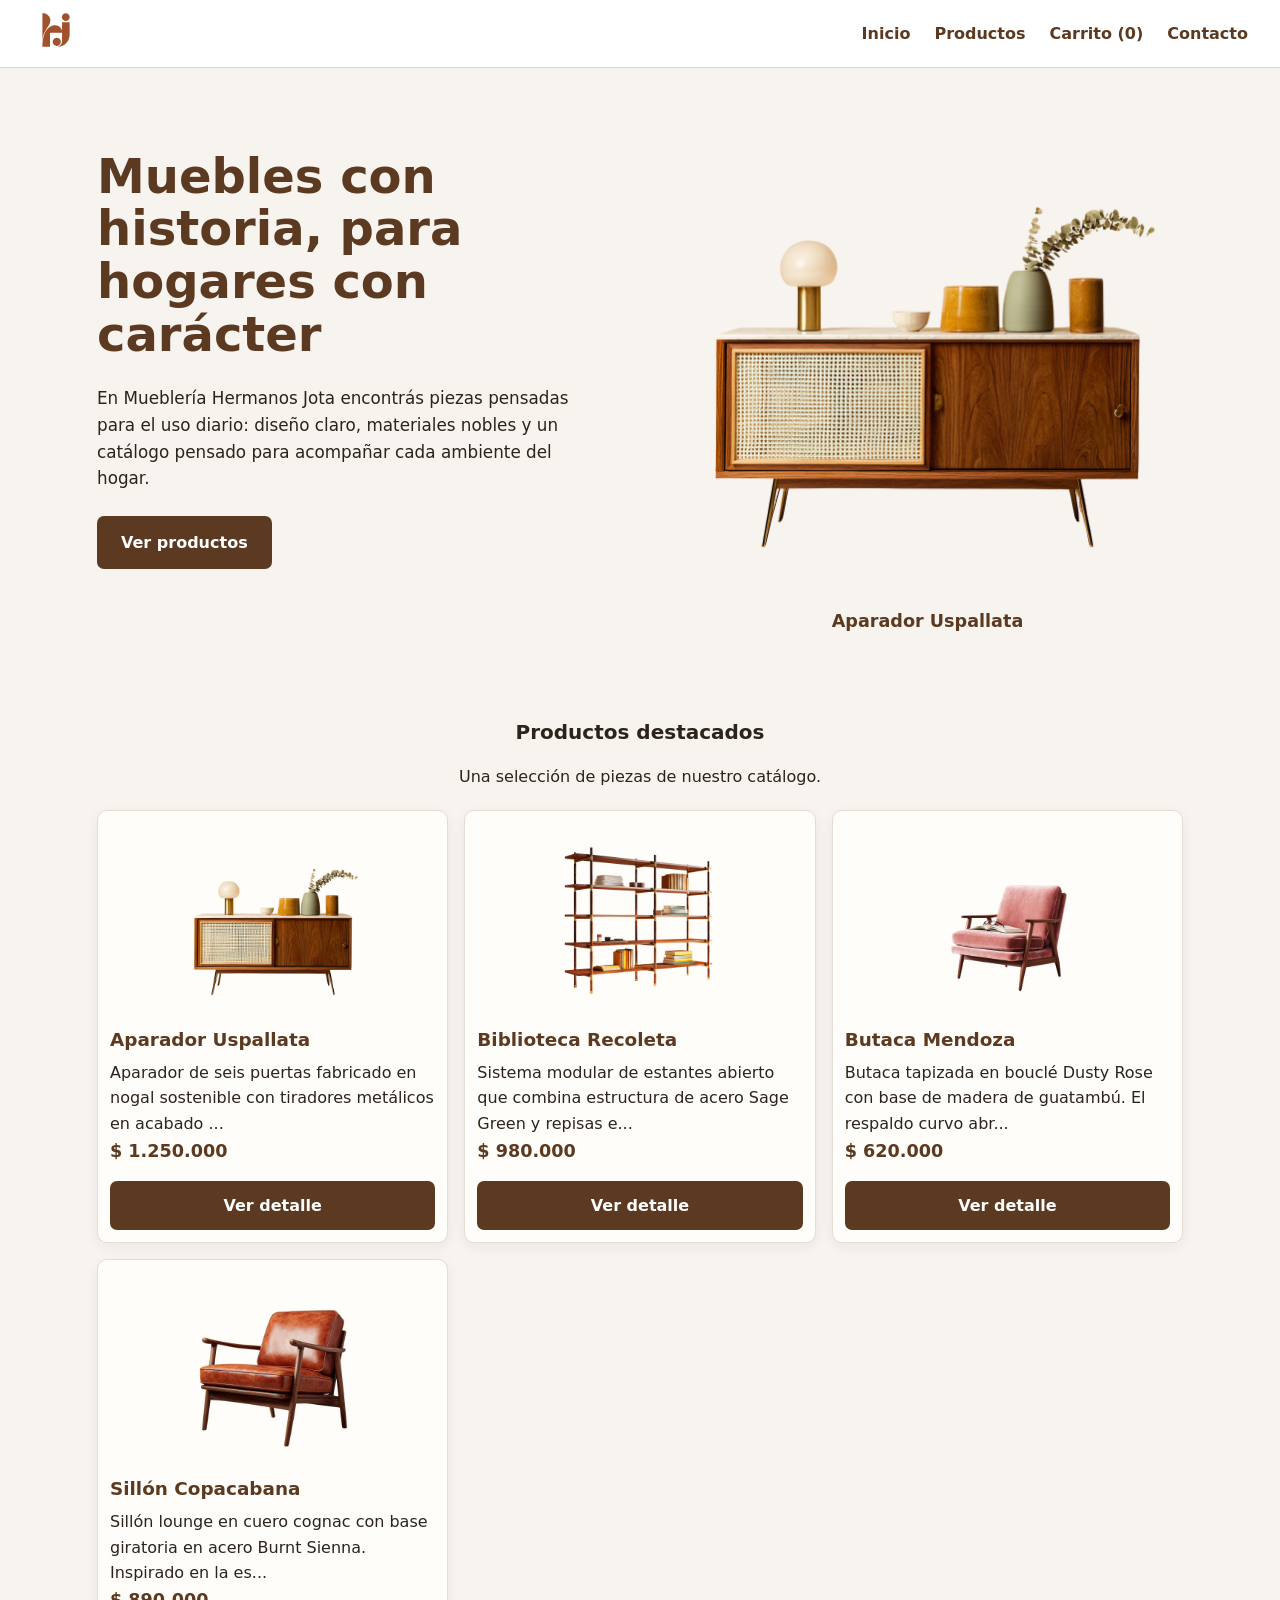
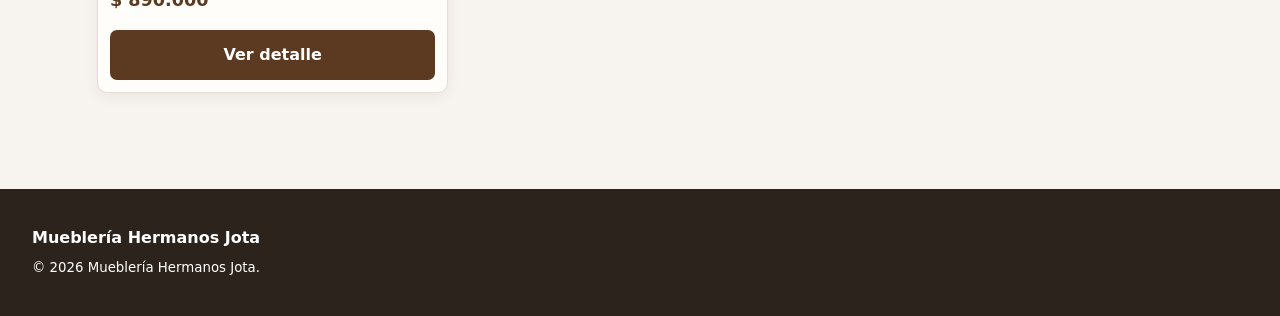
<file: index.html>
<!DOCTYPE html>
<html lang="es">
  <head>
    <link rel="stylesheet" href="style.css">
    <meta charset="UTF-8">
    <meta name="viewport" content="width=device-width, initial-scale=1.0">
    <meta name="description" content="Mueblería Hermanos Jota: muebles de diseño para el hogar.">
    <title>Mueblería Hermanos Jota</title>
  </head>
  <body>
    <header>
      <a href="#inicio">
        <img src="imagenes/logo.svg" alt="Mueblería Hermanos Jota" width="180" height="180">
      </a>

      <nav aria-label="Navegación principal">
        <ul>
          <li><a href="#inicio">Inicio</a></li>
          <li><a href="productos.html">Productos</a></li>
          <li>
            <a href="#">Carrito (<span id="contador-carrito">0</span>)</a>
          </li>
          <li><a href="contacto.html">Contacto</a></li>
        </ul>
      </nav>
    </header>

    <main>
      <section id="inicio" aria-labelledby="titulo-hero">
        <div class="hero-contenido">
          <h1 id="titulo-hero">Muebles con historia, para hogares con carácter</h1>
      
          <p>
            En Mueblería Hermanos Jota encontrás piezas pensadas para el uso diario:
            diseño claro, materiales nobles y un catálogo pensado para acompañar
            cada ambiente del hogar.
          </p>
      
          <a href="productos.html">Ver productos</a>
        </div>
      
        <div class="hero-carrusel" aria-label="Productos destacados">
          <figure>
            <img
              id="imagen-hero"
              src="imagenes/Aparador Uspallata.png"
              alt="Aparador Uspallata"
              width="600"
              height="600"
            >
            <figcaption id="nombre-hero">Aparador Uspallata</figcaption>
          </figure>
        </div>
      </section>

      <section id="productos" aria-labelledby="titulo-productos">
        <h2 id="titulo-productos">Productos destacados</h2>
        <p>Una selección de piezas de nuestro catálogo.</p>

        <div id="contenedor-productos"></div>
      </section>
    </main>

    <footer>
      <p><strong>Mueblería Hermanos Jota</strong></p>
      <p>
        <small>&copy; 2026 Mueblería Hermanos Jota.</small>
      </p>
    </footer>
    <script src="app.js"></script>
  </body>
</html>
</file>
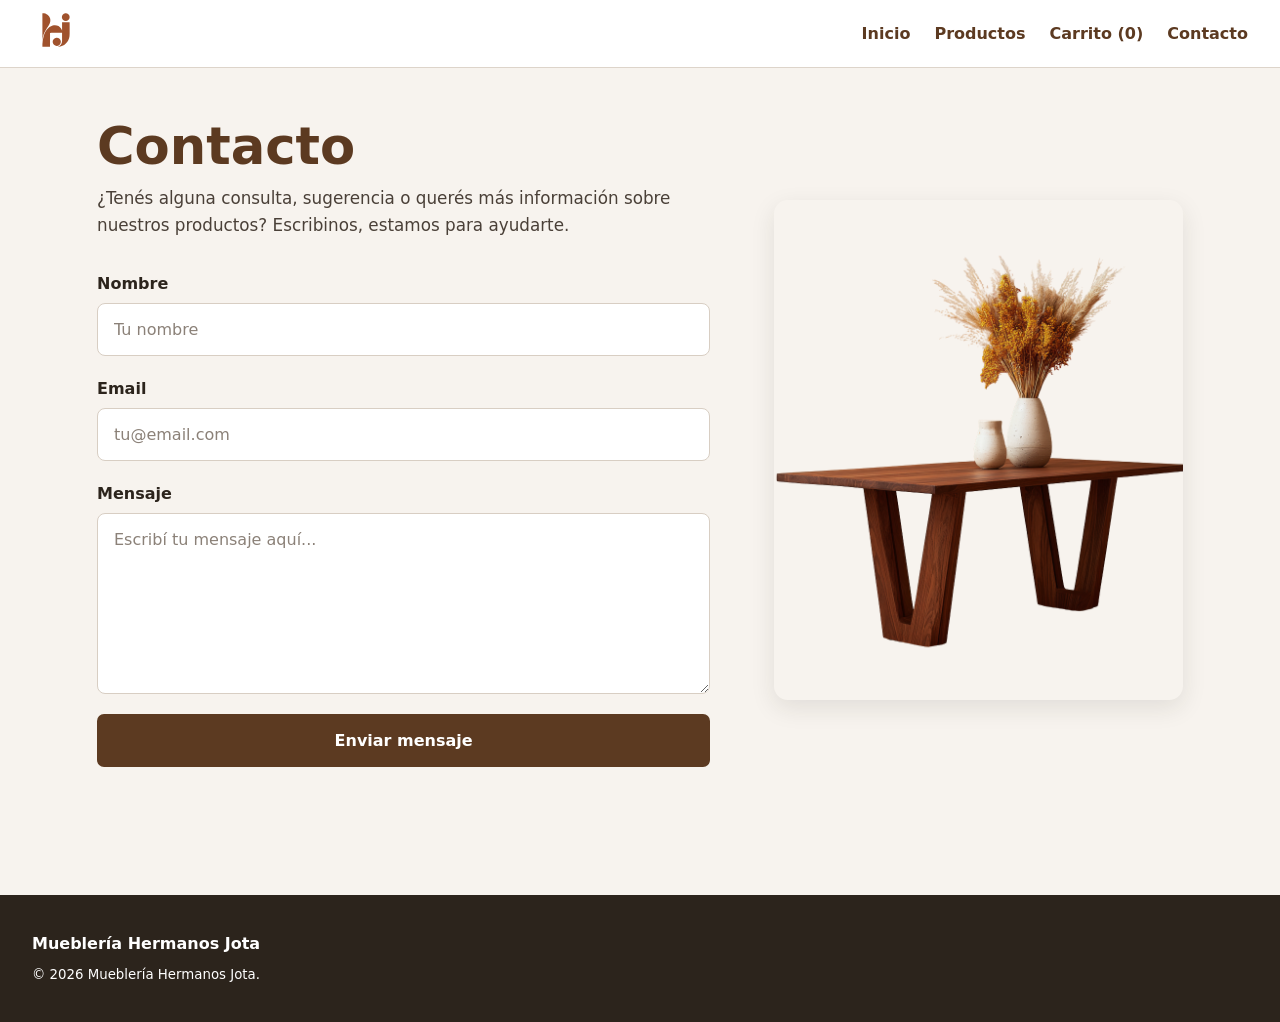
<file: contacto.html>
<!DOCTYPE html>
<html lang="es">
  <head>
    <meta charset="UTF-8">
    <meta name="viewport" content="width=device-width, initial-scale=1.0">
    <meta
      name="description"
      content="Contacto de Mueblería Hermanos Jota."
    >
    <title>Contacto | Mueblería Hermanos Jota</title>
    <link rel="stylesheet" href="style.css">
  </head>

  <body>
    <header>
      <a href="index.html">
        <img
          src="imagenes/logo.svg"
          alt="Mueblería Hermanos Jota"
          width="180"
          height="180"
        >
      </a>

      <nav aria-label="Navegación principal">
        <ul>
          <li><a href="index.html">Inicio</a></li>
          <li><a href="productos.html">Productos</a></li>
          <li>
            <a href="#">Carrito (<span id="contador-carrito">0</span>)</a>
          </li>
          <li><a href="contacto.html">Contacto</a></li>
        </ul>
      </nav>
    </header>

    <main>
      <section class="seccion-contacto" aria-labelledby="titulo-contacto">
        <div class="contacto-contenido">
          <h1 id="titulo-contacto">Contacto</h1>

          <p class="contacto-introduccion">
            ¿Tenés alguna consulta, sugerencia o querés más información
            sobre nuestros productos? Escribinos, estamos para ayudarte.
          </p>

          <form id="formulario-contacto">
            <div class="campo-contacto">
              <label for="nombre">Nombre</label>
              <input
                type="text"
                id="nombre"
                name="nombre"
                placeholder="Tu nombre"
              >
            </div>

            <div class="campo-contacto">
              <label for="email">Email</label>
              <input
                type="email"
                id="email"
                name="email"
                placeholder="tu@email.com"
              >
            </div>

            <div class="campo-contacto">
              <label for="mensaje">Mensaje</label>
              <textarea
                id="mensaje"
                name="mensaje"
                rows="6"
                placeholder="Escribí tu mensaje aquí..."
              ></textarea>
            </div>

            <button type="submit">Enviar mensaje</button>
          </form>

          <div id="mensaje-exito" aria-live="polite"></div>
        </div>

        <div class="contacto-imagen">
          <img
            src="imagenes/Mesa Comedor Pampa.png"
            alt="Mesa Comedor Pampa de Mueblería Hermanos Jota"
          >
        </div>
      </section>
    </main>

    <footer>
      <p><strong>Mueblería Hermanos Jota</strong></p>
      <p>
        <small>&copy; 2026 Mueblería Hermanos Jota.</small>
      </p>
    </footer>

    <script src="app.js"></script>
  </body>
</html>
</file>
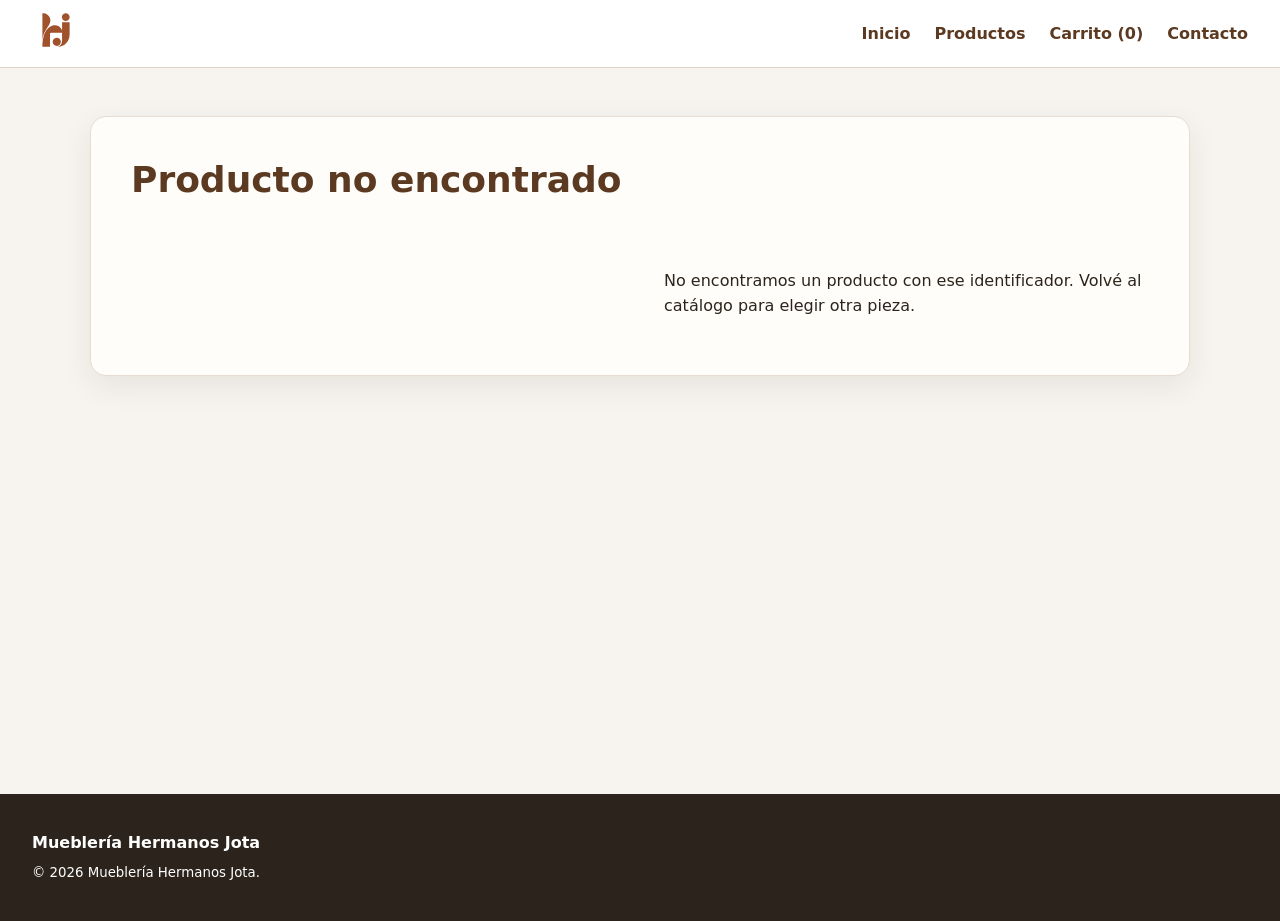
<file: producto.html>
<!DOCTYPE html>
<html lang="es">
  <head>
    <meta charset="UTF-8">
    <meta name="viewport" content="width=device-width, initial-scale=1.0">
    <meta name="description" content="Detalle de producto de Mueblería Hermanos Jota.">
    <title>Producto | Mueblería Hermanos Jota</title>
    <link rel="stylesheet" href="style.css">
  </head>

  <body>
    <header>
      <a href="index.html">
        <img
          src="imagenes/logo.svg"
          alt="Mueblería Hermanos Jota"
          width="180"
          height="180"
        >
      </a>

      <nav aria-label="Navegación principal">
        <ul>
          <li><a href="index.html">Inicio</a></li>
          <li><a href="productos.html">Productos</a></li>
          <li>
            <a href="#">Carrito (<span id="contador-carrito">0</span>)</a>
          </li>
          <li><a href="contacto.html">Contacto</a></li>
        </ul>
      </nav>
    </header>

    <main>
      <article id="detalle-producto">
        <h1 id="nombre-producto"></h1>

        <figure>
          <img id="imagen-producto" alt="" width="400" height="400">
        </figure>

        <p id="descripcion-producto"></p>

        <section aria-labelledby="titulo-fabricacion">
          <h2 id="titulo-fabricacion">Detalles de fabricación</h2>
          <dl id="detalles-producto"></dl>
        </section>

        <p>
          <span>Precio</span>
          <span id="precio-producto"></span>
        </p>

        <button type="button" id="boton-anadir-carrito">Añadir al Carrito</button>
      </article>
    </main>

    <footer>
      <p><strong>Mueblería Hermanos Jota</strong></p>
      <p>
        <small>&copy; 2026 Mueblería Hermanos Jota.</small>
      </p>
    </footer>
    <script src="app.js"></script>
  </body>
</html>
</file>
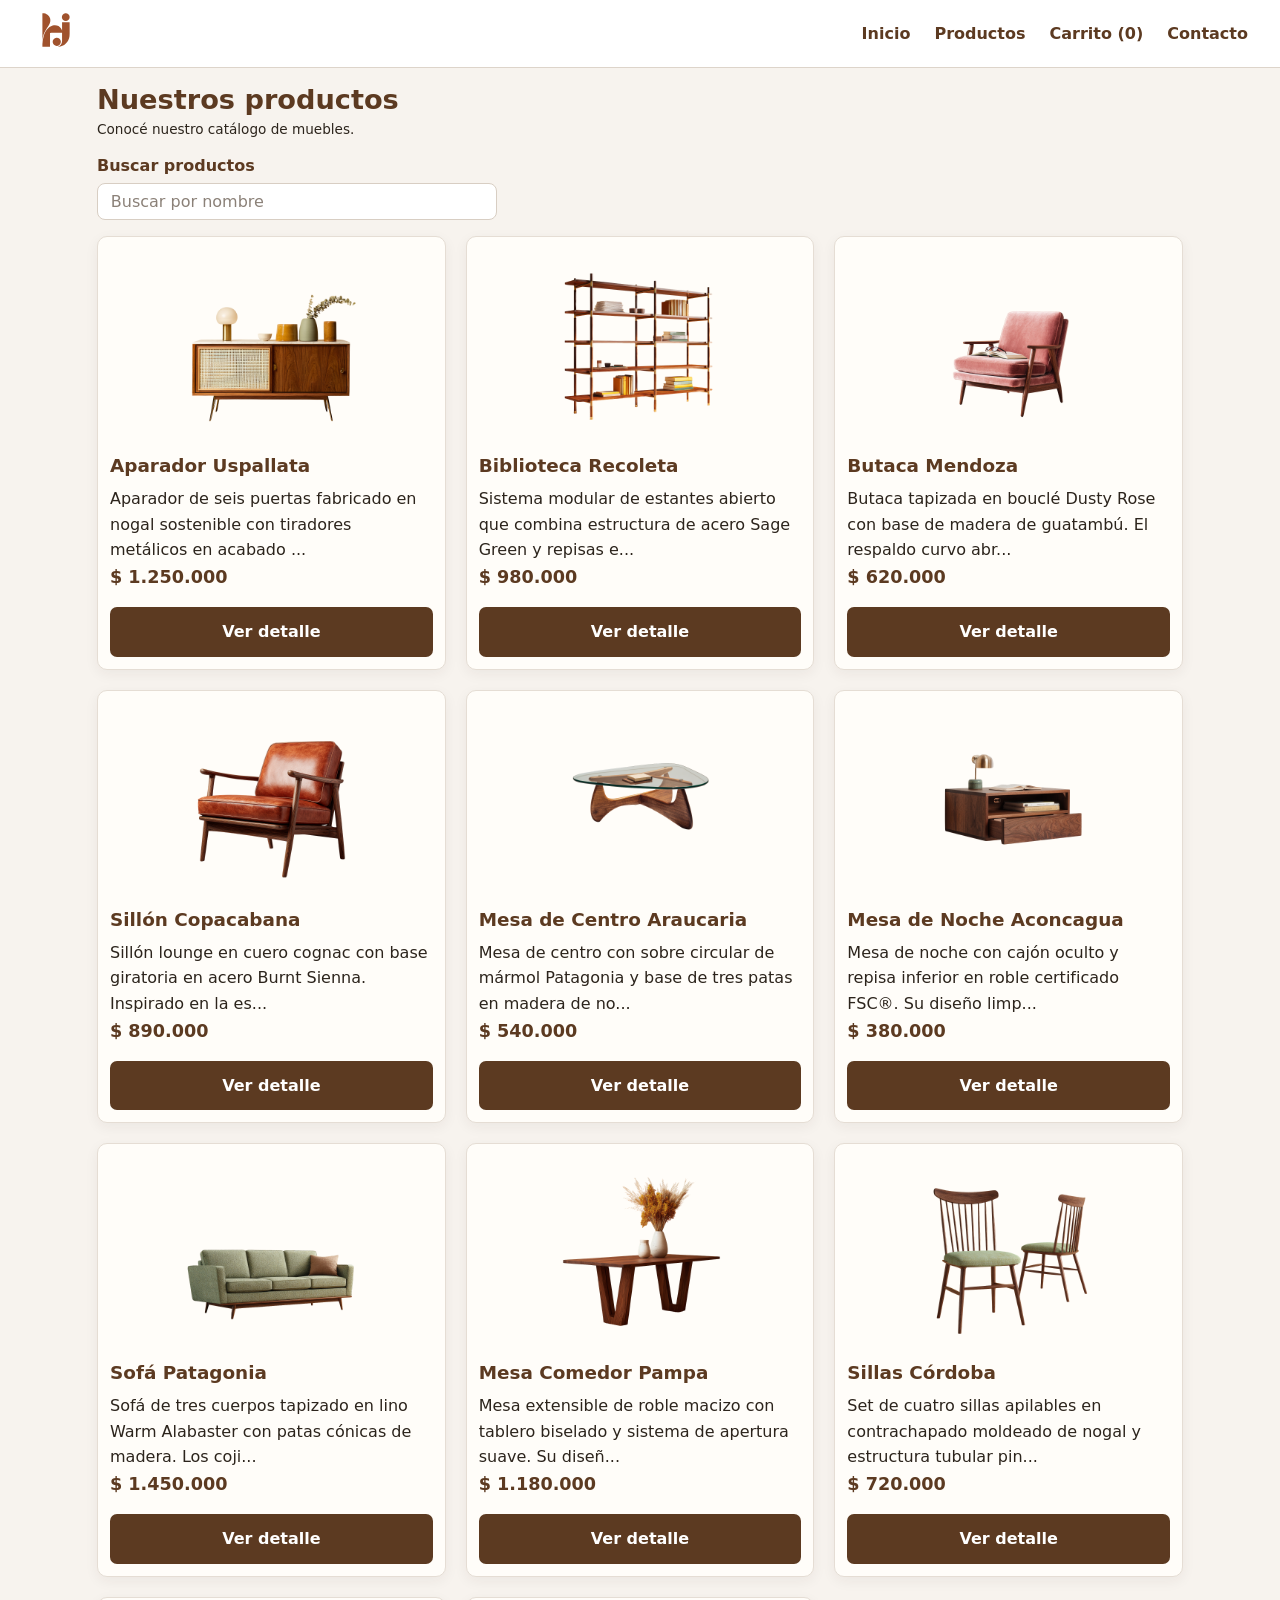
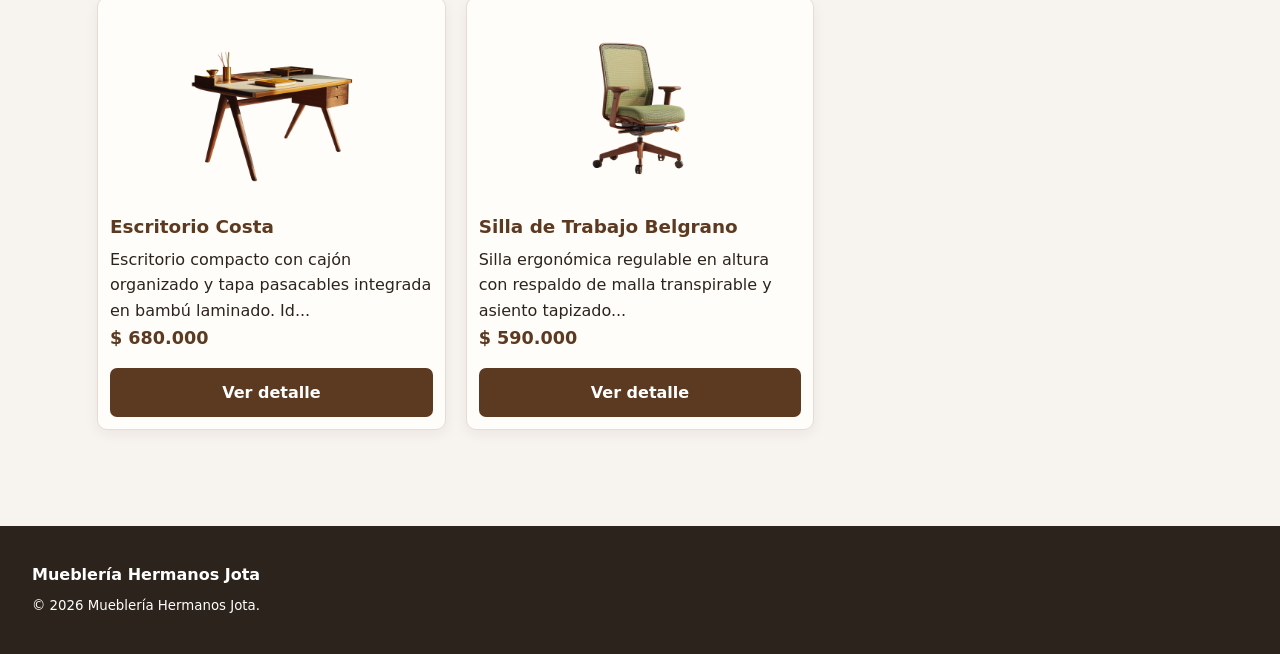
<file: productos.html>
<!DOCTYPE html>
<html lang="es">
  <head>
    <meta charset="UTF-8">
    <meta name="viewport" content="width=device-width, initial-scale=1.0">
    <meta name="description" content="Catálogo de muebles de Mueblería Hermanos Jota.">
    <title>Productos | Mueblería Hermanos Jota</title>
    <link rel="stylesheet" href="style.css">
  </head>

  <body>
    <header>
      <a href="index.html">
        <img
          src="imagenes/logo.svg"
          alt="Mueblería Hermanos Jota"
          width="180"
          height="180"
        >
      </a>

      <nav aria-label="Navegación principal">
        <ul>
          <li><a href="index.html">Inicio</a></li>
          <li><a href="productos.html">Productos</a></li>
          <li>
            <a href="#">Carrito (<span id="contador-carrito">0</span>)</a>
          </li>
          <li><a href="contacto.html">Contacto</a></li>
        </ul>
      </nav>
    </header>

    <main>
      <section aria-labelledby="titulo-productos">
        <h1 id="titulo-productos">Nuestros productos</h1>
        <p>Conocé nuestro catálogo de muebles.</p>

        <form id="formulario-busqueda">
          <label for="busqueda-productos">Buscar productos</label>
          <input
            type="search"
            id="busqueda-productos"
            name="busqueda"
            placeholder="Buscar por nombre"
          >
        </form>

        <div id="catalogo-productos"></div>
      </section>
    </main>

    <footer>
      <p><strong>Mueblería Hermanos Jota</strong></p>
      <p>
        <small>&copy; 2026 Mueblería Hermanos Jota.</small>
      </p>
    </footer>

    <script src="app.js"></script>
  </body>
</html>
</file>
<file: style.css>
body {
  margin: 0;
  font-family: system-ui, "Segoe UI", Roboto, "Helvetica Neue", Arial, sans-serif;
  font-size: 1rem;
  line-height: 1.6;
  color: #2c241c;
  background-color: #f7f3ee;
}

img {
  max-width: 100%;
  height: auto;
}

h1 {
  color: #5c3a21;
  font-size: 1.5rem;
  line-height: 1.25;
}

h2 {
  font-size: 1.25rem;
}

h3 {
  font-size: 1.1rem;
}

/* Header y navegación */

header {
  display: flex;
  align-items: center;
  justify-content: space-between;
  padding: 0.35rem 2rem;
  background-color: #ffffff;
  border-bottom: 1px solid #ddd4ca;
}

header img {
  width: 48px;
  height: 48px;
}

nav ul {
  display: flex;
  flex-wrap: wrap;
  gap: 1.5rem;
  margin: 0;
  padding: 0;
  list-style: none;
}

nav a {
  color: #5c3a21;
  text-decoration: none;
  font-weight: 600;
}

nav a:hover {
  text-decoration: underline;
}

/* Contenido general */

main {
  min-height: 70vh;
}

main > section {
  box-sizing: border-box;
  max-width: 1150px;
  margin: 0 auto;
  padding: 1rem 1.5rem 3rem;
}

/* Página de inicio */

#inicio {
  display: flex;
  flex-direction: column;
  align-items: center;
  gap: 2rem;
}

.hero-contenido {
  flex: 1;
  width: 100%;
}

#inicio h1 {
  margin: 0 0 1.5rem;
  max-width: 650px;
  font-size: 2.2rem;
  line-height: 1.1;
}

#inicio p {
  max-width: 600px;
  margin: 0 0 1.5rem;
  font-size: 1.05rem;
}

#inicio a {
  display: inline-block;
  padding: 0.85rem 1.5rem;
  border-radius: 7px;
  background-color: #5c3a21;
  color: #ffffff;
  text-decoration: none;
  font-weight: 600;
}

#inicio a:hover {
  opacity: 0.9;
}

/* Carrusel del hero */

.hero-carrusel {
  flex: 1;
  width: 100%;
  margin: 0;
  text-align: center;
}

.hero-carrusel figure {
  margin: 0;
}

.hero-carrusel img {
  display: block;
  width: 100%;
  max-width: 550px;
  height: auto;
  margin: 0 auto;
  transition: opacity 0.5s ease;
}

.hero-carrusel figcaption {
  margin-top: 0.75rem;
  color: #5c3a21;
  font-weight: 600;
  font-size: 1.1rem;
  transition: opacity 0.5s ease;
}

/* Catálogo de productos */

section:has(#catalogo-productos) {
  padding-top: 1rem;
}

section:has(#catalogo-productos) > h1 {
  margin: 0 0 0.15rem;
  font-size: 1.7rem;
  line-height: 1.2;
}

section:has(#catalogo-productos) > p {
  margin: 0 0 0.75rem;
  font-size: 0.85rem;
}

/* Buscador de productos */

#formulario-busqueda {
  display: flex;
  flex-direction: column;
  gap: 0.3rem;
  width: 100%;
  max-width: 400px;
  margin: 0;
}

#formulario-busqueda label {
  color: #5c3a21;
  font-weight: 600;
}

#busqueda-productos {
  box-sizing: border-box;
  width: 100%;
  padding: 0.3rem 0.8rem;
  border: 1px solid #d8cec3;
  border-radius: 8px;
  background-color: #ffffff;
  color: #2c241c;
  font: inherit;
  outline: none;
  transition: border-color 0.2s ease, box-shadow 0.2s ease;
}

#busqueda-productos::placeholder {
  color: #8b8178;
}

#busqueda-productos:focus {
  border-color: #5c3a21;
  box-shadow: 0 0 0 3px rgba(92, 58, 33, 0.12);
}

/* Tarjetas de productos */

#contenedor-productos,
#catalogo-productos {
  display: flex;
  flex-wrap: wrap;
  gap: 20px;
}

#catalogo-productos {
  margin-top: 1rem;
}

.tarjeta-mueble {
  box-sizing: border-box;
  background-color: #fffdf9;
  border: 1px solid #e5ddd4;
  border-radius: 10px;
  padding: 12px;
  margin: 0;
  width: 100%;
  max-width: 26rem;
  box-shadow: 0 4px 14px rgba(44, 36, 28, 0.06);
}

.tarjeta-mueble figure {
  margin: 0 0 0.75rem;
}

.tarjeta-mueble img {
  display: block;
  width: 100%;
  height: 190px;
  object-fit: contain;
  border-radius: 7px;
}

.tarjeta-mueble h3 {
  margin: 0 0 0.35rem;
  color: #5c3a21;
  font-size: 1.15rem;
}

.tarjeta-mueble p {
  margin: 0;
}

.precio-tarjeta {
  margin: 0.75rem 0 0;
  color: #5c3a21;
  font-size: 1.1rem;
  font-weight: 700;
}

.boton-detalle {
  display: block;
  width: 100%;
  box-sizing: border-box;
  padding: 0.75rem 1rem;
  margin-top: 1rem;
  border-radius: 7px;
  background-color: #5c3a21;
  color: #ffffff;
  text-align: center;
  text-decoration: none;
  font-weight: 600;
  transition: opacity 0.2s ease, transform 0.2s ease;
}

.boton-detalle:hover {
  opacity: 0.9;
  transform: translateY(-1px);
}

.boton-detalle:focus-visible {
  outline: 3px solid rgba(92, 58, 33, 0.3);
  outline-offset: 2px;
}

/* Productos destacados - solo Inicio */

#productos > h2,
#productos > p {
  text-align: center;
}

#contenedor-productos {
  margin-top: 1.25rem;
}

/* Detalle del producto */

#detalle-producto {
  box-sizing: border-box;
  max-width: 1100px;
  margin: 2rem auto;
  padding: 2rem 1.5rem;
  background-color: #fffdf9;
  border: 1px solid #e5ddd4;
  border-radius: 16px;
  box-shadow: 0 10px 30px rgba(44, 36, 28, 0.08);
}

#detalle-producto > h1 {
  margin-top: 0;
  margin-bottom: 1.5rem;
}

#detalle-producto figure {
  margin: 0 0 1.5rem;
}

#imagen-producto {
  display: block;
  width: 100%;
  max-width: 600px;
  height: auto;
  margin: 0 auto;
}

#detalle-producto section {
  margin-top: 2rem;
}

#detalle-producto dl {
  display: grid;
  grid-template-columns: auto 1fr;
  gap: 0.5rem 1.25rem;
}

#detalle-producto dt {
  font-weight: 700;
  color: #5c3a21;
}

#detalle-producto dd {
  margin: 0;
}

#precio-producto {
  font-size: 1.5rem;
  font-weight: 700;
  color: #5c3a21;
}

#boton-anadir-carrito {
  width: 100%;
  padding: 0.85rem 1.2rem;
  border: none;
  border-radius: 7px;
  background-color: #5c3a21;
  color: #ffffff;
  font-size: 1rem;
  font-weight: 600;
  cursor: pointer;
}

#boton-anadir-carrito:hover {
  opacity: 0.9;
}

/* Página de contacto */

.seccion-contacto {
  display: grid;
  gap: 2.5rem;
  align-items: center;
  padding-top: 2.5rem;
}

.contacto-contenido {
  width: 100%;
}

.contacto-contenido h1 {
  margin: 0 0 0.5rem;
  color: #5c3a21;
  font-size: 2.5rem;
  line-height: 1.2;
}

.contacto-introduccion {
  max-width: 650px;
  margin: 0 0 2rem;
  font-size: 1.05rem;
  color: #4a4038;
}

#formulario-contacto {
  display: flex;
  flex-direction: column;
  gap: 1.25rem;
  max-width: 700px;
}

.campo-contacto {
  display: flex;
  flex-direction: column;
  gap: 0.4rem;
}

.campo-contacto label {
  color: #2c241c;
  font-weight: 600;
}

.campo-contacto input,
.campo-contacto textarea {
  box-sizing: border-box;
  width: 100%;
  padding: 0.8rem 1rem;
  border: 1px solid #d8cec3;
  border-radius: 8px;
  background-color: #ffffff;
  color: #2c241c;
  font: inherit;
  outline: none;
  transition: border-color 0.2s ease, box-shadow 0.2s ease;
}

.campo-contacto textarea {
  min-height: 150px;
  resize: vertical;
}

.campo-contacto input::placeholder,
.campo-contacto textarea::placeholder {
  color: #8b8178;
}

.campo-contacto input:focus,
.campo-contacto textarea:focus {
  border-color: #5c3a21;
  box-shadow: 0 0 0 3px rgba(92, 58, 33, 0.12);
}

#formulario-contacto button {
  width: 100%;
  padding: 0.85rem 1.2rem;
  border: none;
  border-radius: 7px;
  background-color: #5c3a21;
  color: #ffffff;
  font: inherit;
  font-weight: 600;
  cursor: pointer;
  transition: opacity 0.2s ease, transform 0.2s ease;
}

#formulario-contacto button:hover {
  opacity: 0.9;
  transform: translateY(-1px);
}

#formulario-contacto button:focus-visible {
  outline: 3px solid rgba(92, 58, 33, 0.3);
  outline-offset: 2px;
}

#mensaje-exito {
  margin-top: 1rem;
  color: #5c3a21;
  font-weight: 600;
}

.contacto-imagen {
  width: 100%;
}

.contacto-imagen img {
  display: block;
  width: 100%;
  max-height: 500px;
  object-fit: cover;
  border-radius: 14px;
  box-shadow: 0 8px 24px rgba(44, 36, 28, 0.1);
}

/* Footer */

footer {
  padding: 2rem;
  margin-top: 3rem;
  background-color: #2c241c;
  color: #ffffff;
}

footer p {
  margin: 0.25rem 0;
}

/* Pantallas grandes */

@media (min-width: 768px) {
  h1 {
    font-size: 2.25rem;
    line-height: 1.3;
  }

  main > section {
    padding: 1rem 2rem 3rem;
  }

  /* Catálogo */

  section:has(#catalogo-productos) {
    padding-top: 1rem;
  }

  #catalogo-productos {
    display: grid;
    grid-template-columns: repeat(3, 1fr);
    gap: 20px;
  }

  #catalogo-productos .tarjeta-mueble {
    max-width: none;
  }

  /* Productos destacados */

  #contenedor-productos {
    display: grid;
    grid-template-columns: repeat(3, 1fr);
    gap: 16px;
  }

  #contenedor-productos .tarjeta-mueble {
    max-width: none;
  }

  /* Hero */

  #inicio {
    flex-direction: row;
    align-items: center;
    gap: 4rem;
  }

  .hero-contenido {
    width: auto;
  }

  #inicio h1 {
    font-size: 3rem;
  }

  .hero-carrusel {
    width: auto;
  }

  /* Contacto */

  .seccion-contacto {
    grid-template-columns: minmax(0, 1.2fr) minmax(320px, 0.8fr);
    gap: 4rem;
    padding-top: 3rem;
    padding-bottom: 4rem;
  }

  .contacto-contenido h1 {
    font-size: 3.2rem;
  }

  .contacto-imagen img {
    height: 500px;
  }

  /* Detalle del producto */

  #detalle-producto {
    margin: 3rem auto;
    padding: 2.5rem;
    display: grid;
    grid-template-columns: 1fr 1fr;
    grid-template-areas:
      "titulo titulo"
      "imagen descripcion"
      "imagen detalles"
      "imagen precio"
      "imagen boton";
    gap: 1rem 3rem;
    align-items: start;
  }

  #detalle-producto > h1 {
    grid-area: titulo;
    margin-bottom: 1rem;
  }

  #detalle-producto figure {
    grid-area: imagen;
    margin: -2rem 0 0;
  }

  #detalle-producto > p#descripcion-producto {
    grid-area: descripcion;
    margin: 0;
  }

  #detalle-producto > section {
    grid-area: detalles;
    margin-top: 0;
  }

  #detalle-producto > p:not(#descripcion-producto) {
    grid-area: precio;
    margin: 0;
  }

  #detalle-producto > button {
    grid-area: boton;
  }

  #boton-anadir-carrito {
    width: 100%;
  }
}
</file>
